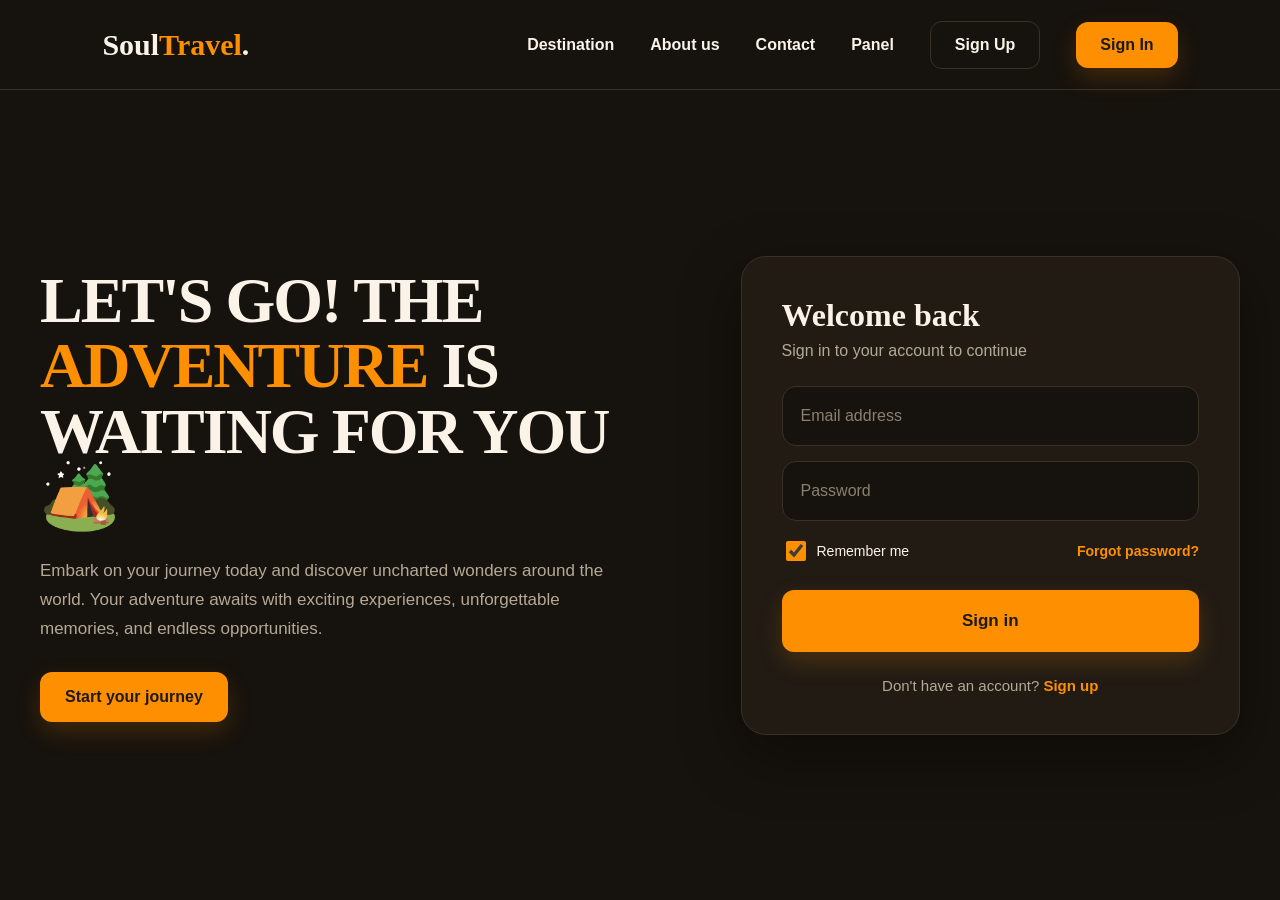
<file: index.html>
<!DOCTYPE html>
<html lang="en">
<head>
  <meta charset="UTF-8">
  <meta http-equiv="refresh"
content="0; url=travel/SoulTravel.html">
  <title>Soul Travel</title>
</head>
<body>
  <p>
    Redirecting ...
<a href="travel/SoulTravel.html">Enter Website</a>
  </p>
</body>
</html>
</file>
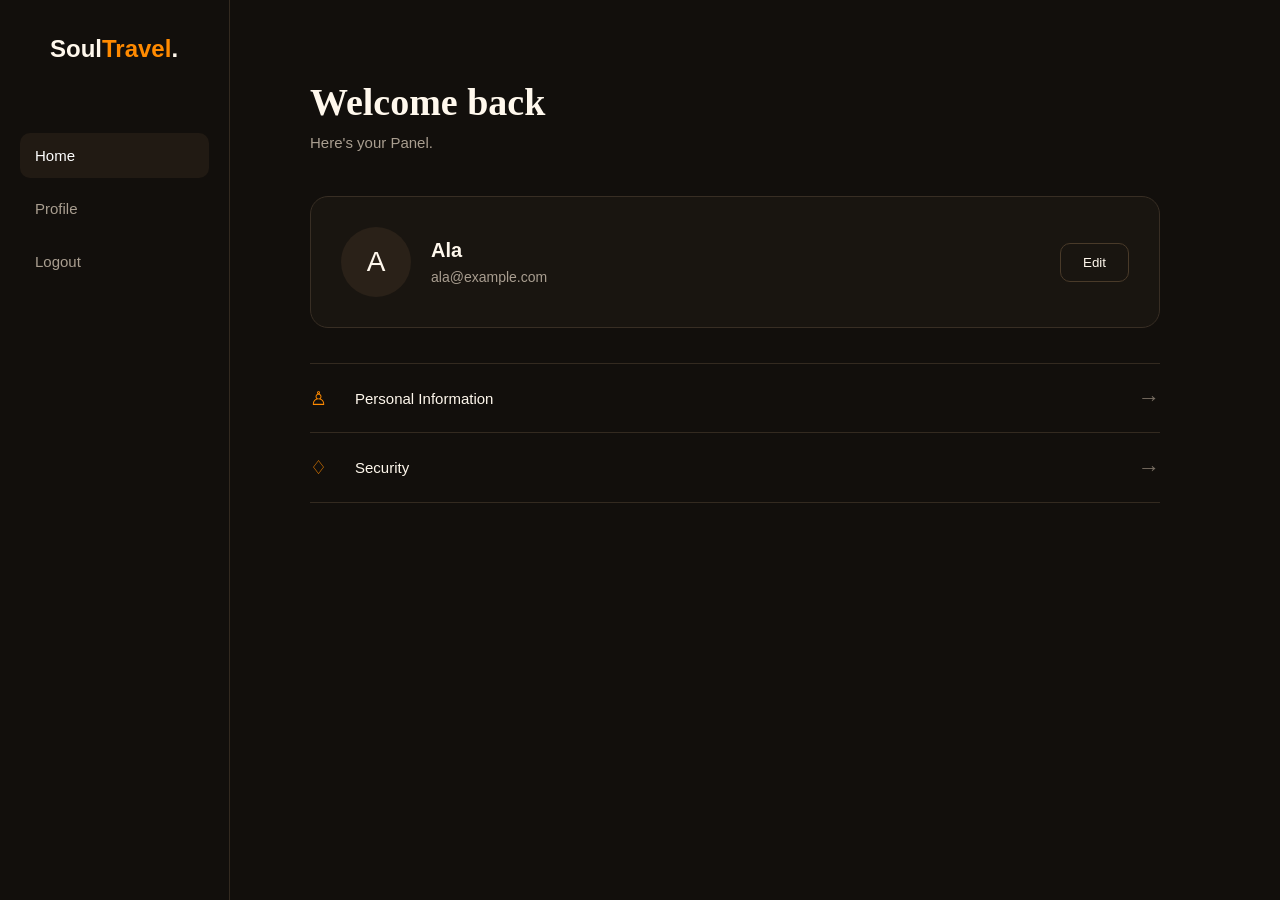
<file: travel/panel.html>
<!DOCTYPE html>
<html lang="en">
<head>
    <meta charset="UTF-8">
    <meta name="viewport" content="width=device-width, initial-scale=1.0">
    <link rel="stylesheet" href="style/panel.css">
    <title>My Panel</title>

    <style>


    </style>
</head>

<body>


    <!-- side -->

    <div class="side">

        <div class="logo">
           <a class="logo">
      Soul<span>Travel</span>.
    </a>

        </div>

        <div class="menu">

            <a href="expl2.html" class="active">
                Home
            </a>

            <a href="#">
                Profile
            </a>

            <!-- <a href="#">
                Settings
            </a> -->

            <a href="#">
                Logout
            </a>

        </div>

    </div>


    <!-- main -->

    <div class="main">

        <div class="top">

            <h1>
                Welcome back
            </h1>

            <p>
                Here's your Panel.
            </p>

        </div>


        <!-- user -->

        <div class="box">

            <div class="user">

                <div class="pic">
                    A
                </div>

                <div>
                    <h2>
                        Ala
                    </h2>

                    <p>
                        ala@example.com
                    </p>
                </div>

                <button class="btn">
                    Edit
                </button>

            </div>

        </div>


        <!-- list -->

        <div class="list">

            <a href="#" class="item">

                <div class="icon">
                    ♙
                </div>

                <div class="text">
                    Personal Information
                </div>

                <div class="arrow">
                    →
                </div>

            </a>


            <a href="#" class="item">

                <div class="icon">
                    ♢
                </div>

                <div class="text">
                    Security
                </div>

                <div class="arrow">
                    →
                </div>

            </a>


            <!-- <a href="#" class="item">

                <div class="icon">
                    ♧
                </div>

                <div class="text">
                    Notifications
                </div> -->

                <!-- <div class="arrow">
                    →
                </div> -->

            </a>

        </div>

    </div>

</body>
</html>
</file>
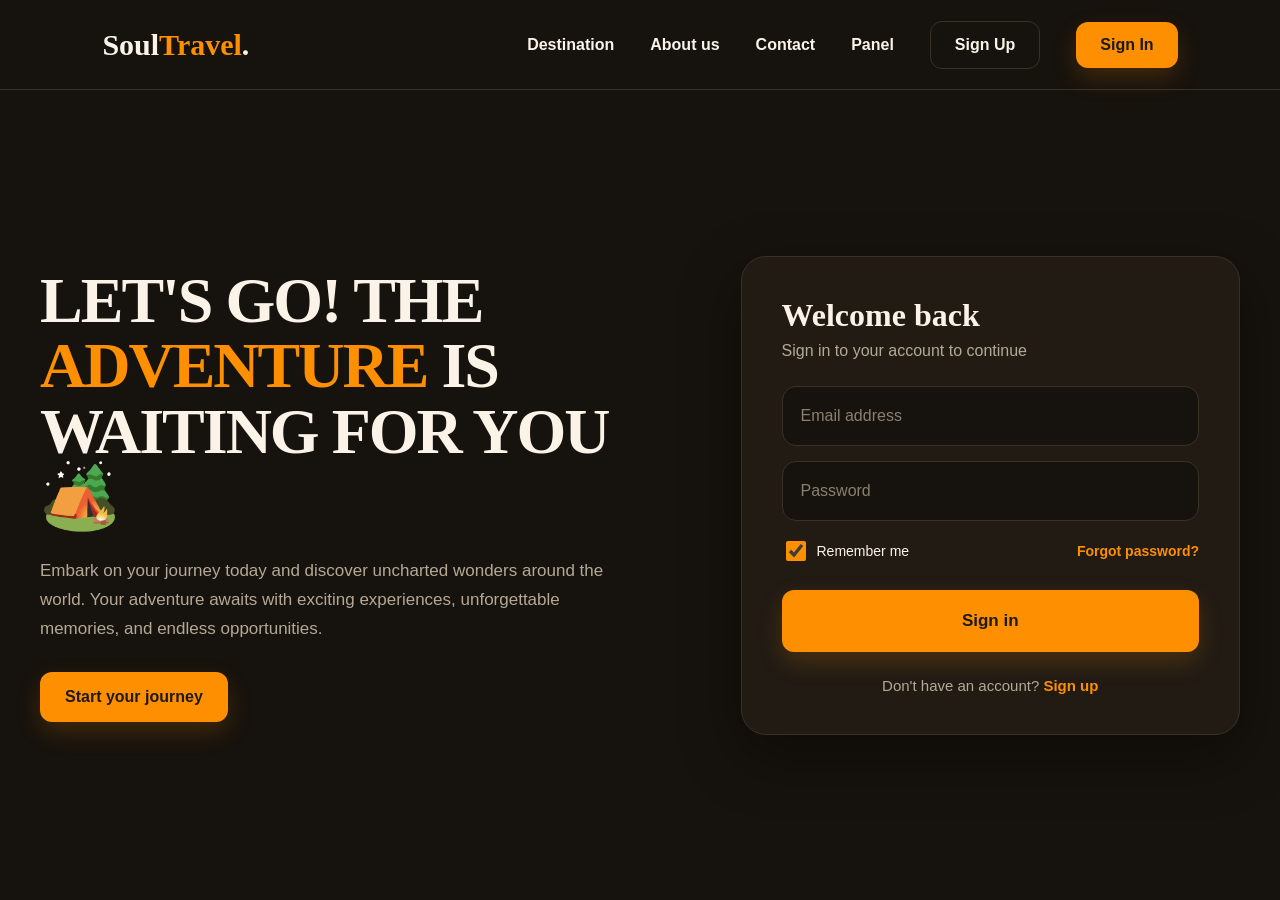
<file: travel/SoulTravel.html>
<!DOCTYPE html>
<html lang="en">
<head>
  <meta charset="UTF-8">
  <meta name="viewport" content="width=device-width, initial-scale=1">
  <link rel="stylesheet" href="style/style.css">
  <title>SoulTravel</title>

  <style>

    
  </style>
</head>


<body>
  <header class="header" id="top">
    <a class="logo" href="#top">
      Soul<span>Travel</span>.
    </a>


    <a class="open" href="#menu">
      ☰
    </a>
    <nav class="menu" id="menu">

      <a class="close" href="#top">
        ✕ Close
      </a>

      <a href="https://www.google.com/maps/search/maps?hl=fa">Destination</a>

      <a href="#top">About us</a>

      <a href="#top">Contact</a>

      <a href="panel.html">Panel</a>

      <a class="button" href="#signup">
        Sign Up
      </a>

      <a class="button orange" href="#signin">
        Sign In
      </a>

    </nav>

  </header>



  

  <main class="main">


    

    <section class="text">

      <h1>
        Let's go! The
        <span>adventure</span>
        is waiting for you 🏕️
      </h1>


      <p>
        Embark on your journey today and discover
        uncharted wonders around the world.
        Your adventure awaits with exciting
        experiences, unforgettable memories,
        and endless opportunities.
      </p>


      <a
        class="button orange small-button"
        href="#signup"
      >
        Start your journey
      </a>

    </section>
    <section class="card">
      <div
        class="signup-box"
        id="signup"
      >

        <h2>
          Create your account
        </h2>

        <p class="small">
          Sign up to start planning your trip
        </p>


        <form>

          <input
            type="text"
            placeholder="Full name"
          >

          <input
            type="email"
            placeholder="Email address"
          >

          <input
            type="password"
            placeholder="Password"
          >

          <button
            class="button orange"
            type="submit"
          >
            Create account
          </button>

        </form>


        <p class="switch">
          Already have an account?

          <a href="#signin">
            Sign in
          </a>
        </p>

      </div>
      <div
        class="signin-box"
        id="signin"
      >

        <h2>
          Welcome back
        </h2>

        <p class="small">
          Sign in to your account to continue
        </p>


        <form>

          <input
            type="email"
            placeholder="Email address"
          >

          <input
            type="password"
            placeholder="Password"
          >


          <div class="row">

            <label>

              <input
                type="checkbox"
                checked
              >

              Remember me

            </label>


            <a href="#">
              Forgot password?
            </a>

          </div>


          <button
            class="button orange"
            type="submit"
          >
            Sign in
          </button>

        </form>


        <p class="switch">

          Don't have an account?

          <a href="#signup">
            Sign up
          </a>

        </p>

      </div>

    </section>

  </main>

</body>
</html>
</file>
<file: travel/style/panel.css>
* {
            margin: 0;
            padding: 0;
            box-sizing: border-box;
        }
         .logo span {
      color: #fd8f00;
    }
        body {
            font-family: Arial, sans-serif;
            background: #120f0c;
            color: #fff8ed;
        }

        /* side */

        .side {
            position: fixed;
            width: 230px;
            height: 100vh;

            padding: 35px 20px;

            border-right: 1px solid #332a20;
            background: #120f0c;
        }

        .logo {
            font-size: 24px;
            font-weight: bold;

            margin-bottom: 70px;
            padding-left: 15px;
        }

        .logo span {
            color: #ff8a00;
        }

        .menu {
            display: flex;
            flex-direction: column;
            gap: 8px;
        }

        .menu a {
            color: #a99e90;
            text-decoration: none;

            padding: 14px 15px;

            border-radius: 10px;

            font-size: 15px;
        }

        .menu a:hover,
        .menu a.active {
            color: white;
            background: #211a13;
        }

        /* main */

        .main {
            margin-left: 230px;

            padding: 80px;
        }

        .top {
            margin-bottom: 45px;
        }

        .top h1 {
            font-family: Georgia, serif;

            font-size: 38px;
            margin-bottom: 10px;
        }

        .top p {
            color: #a99e90;
            font-size: 15px;
        }

        /* box */

        .box {
            max-width: 850px;

            border: 1px solid #382e24;
            background: #191510;

            border-radius: 18px;

            padding: 30px;

            margin-bottom: 35px;
        }

        .user {
            display: flex;
            align-items: center;

            gap: 20px;
        }

        .pic {
            width: 70px;
            height: 70px;

            border-radius: 50%;

            background: #2a2118;

            display: flex;
            align-items: center;
            justify-content: center;

            font-size: 28px;
        }

        .user h2 {
            font-size: 20px;
            margin-bottom: 7px;
        }

        .user p {
            color: #a99e90;
            font-size: 14px;
        }

        .btn {
            margin-left: auto;

            border: 1px solid #493a29;

            background: transparent;
            color: #fff8ed;

            padding: 11px 22px;

            border-radius: 10px;

            cursor: pointer;
        }

        .btn:hover {
            background: #ff8a00;
            color: #120f0c;
            border-color: #ff8a00;
        }

        /* items */

        .list {
            max-width: 850px;
        }

        .item {
            display: flex;
            align-items: center;

            height: 70px;

            border-bottom: 1px solid #332a20;

            color: #fff8ed;

            text-decoration: none;
        }

        .item:first-child {
            border-top: 1px solid #332a20;
        }

        .icon {
            width: 45px;

            color: #ff8a00;

            font-size: 19px;
        }

        .text {
            flex: 1;

            font-size: 15px;
        }

        .arrow {
            color: #776d62;
            font-size: 22px;
        }

        .item:hover .text {
            color: #ff8a00;
        }

        /* mobile */

        @media (max-width: 700px) {

            .side {
                position: static;

                width: 100%;
                height: auto;

                border-right: none;
                border-bottom: 1px solid #332a20;
            }

            .logo {
                margin-bottom: 25px;
            }

            .menu {
                flex-direction: row;
            }

            .menu a {
                padding: 10px;
            }

            .main {
                margin-left: 0;
                padding: 35px 20px;
            }

            .top h1 {
                font-size: 30px;
            }

            .box {
                padding: 20px;
            }

            .user {
                flex-wrap: wrap;
            }

            .btn {
                margin-left: 0;
            }
        }
</file>
<file: travel/style/style.css>
* {
      box-sizing: border-box;
    }

    html {
      scroll-behavior: smooth;
      color-scheme: dark;
    }

    body {
      margin: 0;
      font-family: Arial, sans-serif;
      background: #16120d;
      color: #fbf3e8;
    }

    a {
      color: inherit;
      text-decoration: none;
    }


    .header {
      position: sticky;
      top: 0;
      z-index: 10;

      height: 90px;
      padding: 0 7%;

      background: #16120d;
      border-bottom: 1px solid #3a3126;

      display: flex;
      align-items: center;
      justify-content: space-between;
    }

    .logo {
      font-family: Georgia, serif;
      font-size: 30px;
      font-weight: bold;
      white-space: nowrap;
    }

    .logo span {
      color: #fd8f00;
    }


    
    .menu {
      display: flex;
      align-items: center;
      gap: 36px;
    }

    .menu a {
      font-size: 16px;
      font-weight: bold;
      transition: 0.2s;
    }

    .menu a:hover {
      color: #fd8f00;
    }

    .menu .button {
      padding: 14px 24px;
    }


    

    .open {
      display: none;

      font-size: 26px;
      padding: 4px 12px;

      border: 1px solid #3a3126;
      border-radius: 10px;
    }

    .close {
      display: none;
    }


  
    .button {
      display: inline-block;

      text-align: center;

      padding: 14px 24px;

      border: 1px solid #3a3126;
      border-radius: 12px;

      font-size: 16px;
      font-weight: bold;

      cursor: pointer;
      transition: 0.2s;
    }

    .orange {
      background: #fd8f00;
      border: none;
      color: #1e1a14;

      box-shadow: 0 10px 25px rgba(253, 143, 0, 0.18);
    }

    .orange:hover {
      background: #ff9f1c;
      transform: translateY(-1px);
    }


    

    .main {
      max-width: 1280px;

      min-height: calc(100vh - 90px);

      margin: 0 auto;

      padding: 85px 40px;

      display: grid;

      grid-template-columns: 1.1fr 0.9fr;

      align-items: center;

      gap: 90px;
    }



    .text {
      max-width: 650px;
    }

    .text h1 {
      font-family: Georgia, serif;

      font-size: clamp(48px, 5vw, 68px);

      line-height: 1.02;

      text-transform: uppercase;

      margin: 0 0 28px;

      letter-spacing: -2px;
    }

    .text h1 span {
      color: #fd8f00;
    }

    .text p {
      font-size: 17px;

      line-height: 1.7;

      color: #b5a996;

      margin: 0 0 28px;

      max-width: 600px;
    }

    .small-button {
      padding: 16px 25px;
      font-size: 16px;
    }


    

    .card {
      width: 100%;
      max-width: 520px;

      margin-left: auto;

      background: #211b14;

      border: 1px solid #3a3126;

      border-radius: 25px;

      padding: 40px;

      box-shadow:
        0 20px 60px rgba(0, 0, 0, 0.35);
    }

    .card h2 {
      font-family: Georgia, serif;

      font-size: 32px;

      margin: 0 0 8px;
    }

    .small {
      color: #b5a996;

      margin: 0 0 26px;

      font-size: 16px;
    }


  

    form {
      display: grid;
      gap: 15px;
    }

    input[type="text"],
    input[type="email"],
    input[type="password"] {

      width: 100%;

      height: 60px;

      padding: 0 18px;

      font-size: 16px;

      color: #fbf3e8;

      background: #16120d;

      border: 1px solid #3a3126;

      border-radius: 14px;

      outline: none;

      text-align: left;

      transition: 0.2s;
    }

    input::placeholder {
      color: #8a806f;
    }

    input:focus {
      border-color: #fd8f00;
      box-shadow: 0 0 0 3px rgba(253, 143, 0, 0.08);
    }


  
    .row {
      display: flex;

      align-items: center;

      justify-content: space-between;

      gap: 15px;

      margin: 2px 0 8px;

      font-size: 14px;
    }

    .row label {
      display: flex;
      align-items: center;
      gap: 8px;

      cursor: pointer;
    }

    .row input[type="checkbox"] {
      width: 20px;
      height: 20px;

      accent-color: #fd8f00;

      cursor: pointer;
    }

    .row a {
      color: #fd8f00;

      font-weight: bold;
    }


  

    form .button.orange {
      width: 100%;

      height: 62px;

      font-size: 17px;

      margin-top: 3px;
    }


    

    .switch {
      text-align: center;

      margin: 25px 0 0;

      font-size: 15px;

      color: #b5a996;
    }

    .switch a {
      color: #fd8f00;

      font-weight: bold;
    }


    
    .signup-box {
      display: none;
    }

    .signup-box:target {
      display: block;
    }

    .signup-box:target ~ .signin-box {
      display: none;
    }


    

    @media (min-width: 800px) {

      .header {
        padding: 0 8%;
      }

      .main {
        padding: 80px 40px;
      }
    }


    

    @media (max-width: 1000px) {

      .header {
        padding: 0 30px;
      }

      .menu {
        gap: 20px;
      }

      .main {
        grid-template-columns: 1fr 1fr;

        gap: 40px;

        padding: 60px 30px;
      }

      .text h1 {
        font-size: 48px;
      }

      .card {
        padding: 30px;
      }
    }


    

    @media (max-width: 799px) {

      .header {
        height: auto;

        min-height: 75px;

        padding: 15px 20px;

        flex-wrap: wrap;
      }

      .open {
        display: block;
      }

      .menu {
        display: none;

        width: 100%;

        flex-direction: column;

        gap: 5px;

        padding: 20px 0 5px;

        text-align: center;
      }

      .menu:target {
        display: flex;
      }

      .menu a {
        width: 100%;

        padding: 12px;
      }

      .close {
        display: block;

        color: #fd8f00;
      }

      .main {
        grid-template-columns: 1fr;

        gap: 50px;

        padding: 55px 20px 70px;

        text-align: center;
      }

      .text {
        max-width: 650px;
        margin: auto;
      }

      .text h1 {
        font-size: 46px;

        line-height: 1.05;

        letter-spacing: -1px;
      }

      .text p {
        margin-left: auto;
        margin-right: auto;
      }

      .card {
        margin: 0 auto;

        max-width: 520px;

        padding: 30px 24px;

        text-align: left;
      }
    }


    
    @media (max-width: 500px) {

      .logo {
        font-size: 26px;
      }

      .text h1 {
        font-size: 38px;
      }

      .text p {
        font-size: 15px;
      }

      .card {
        padding: 25px 20px;

        border-radius: 20px;
      }

      .card h2 {
        font-size: 28px;
      }

      .row {
        align-items: flex-start;
      }
    }
</file>
